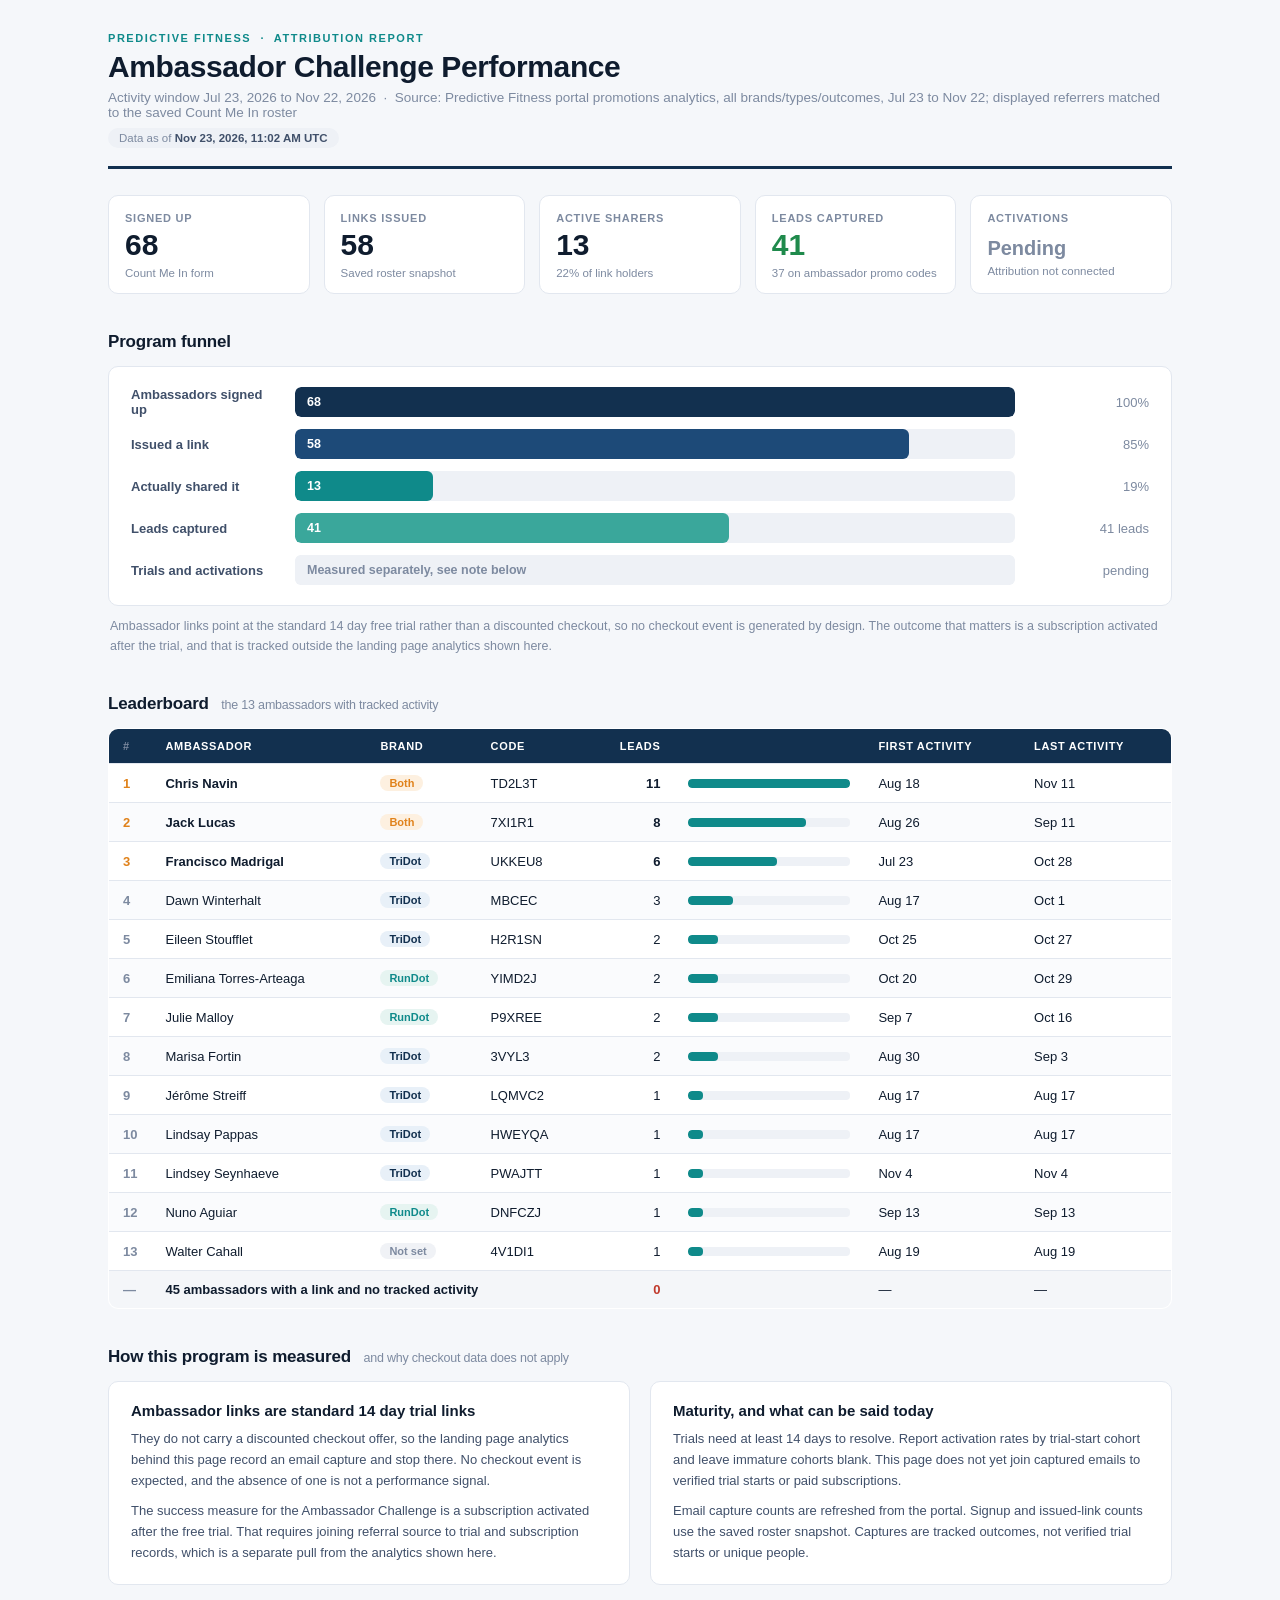
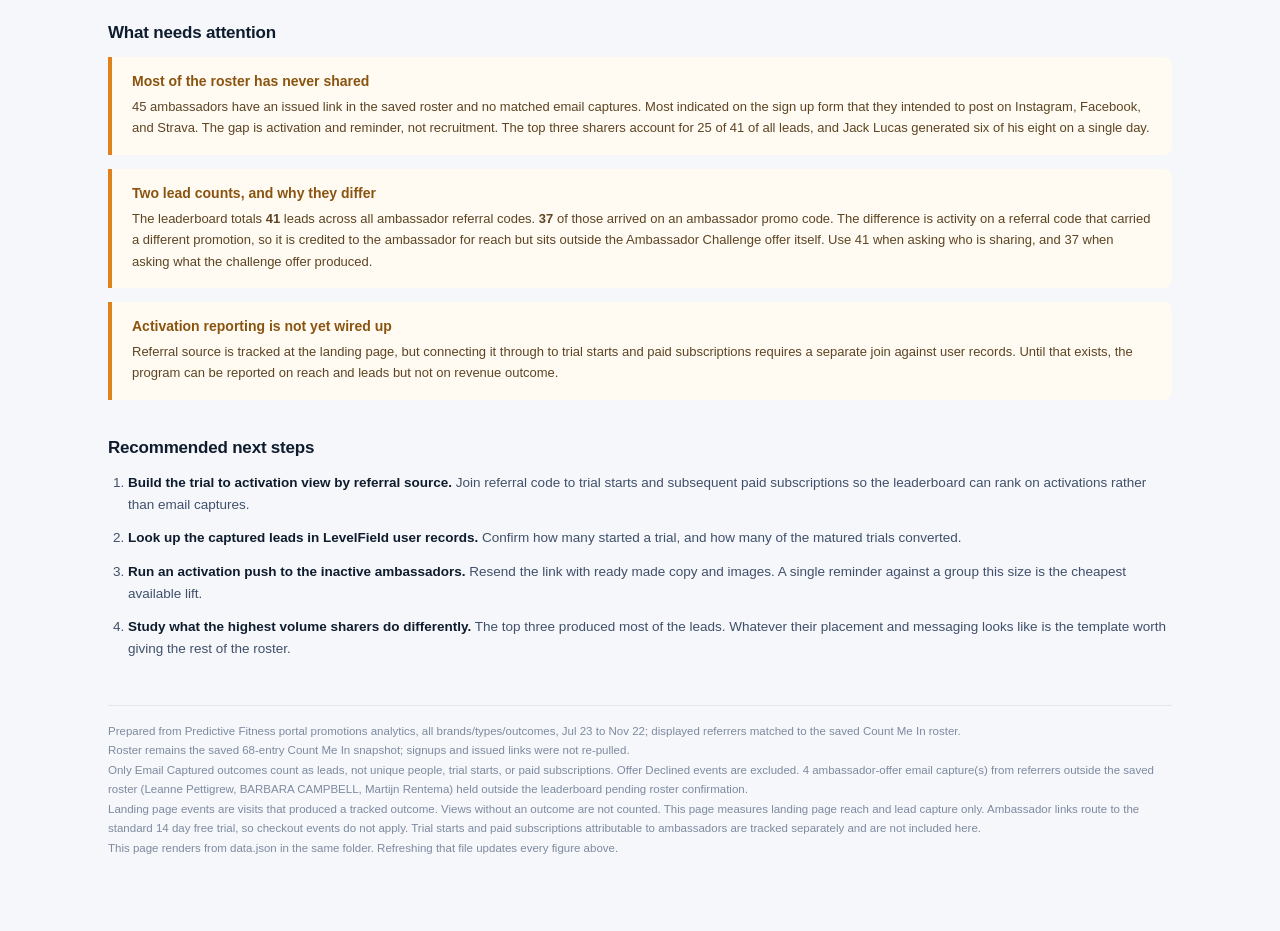
<file: reports/ambassador-challenge/index.html>
<!DOCTYPE html>
<html lang="en">
<head>
<meta name="robots" content="noindex, nofollow, noarchive">
<meta name="googlebot" content="noindex">
<meta charset="utf-8">
<meta name="viewport" content="width=device-width, initial-scale=1">
<title>Ambassador Challenge Attribution Report</title>
<style>
  :root{
    --ink:#0f1c2e;
    --ink2:#40506a;
    --muted:#7d8aa0;
    --line:#e2e7ef;
    --bg:#f5f7fa;
    --card:#ffffff;
    --navy:#12304f;
    --teal:#0f8a8a;
    --amber:#e0821b;
    --red:#c0392b;
    --green:#1f8a4c;
  }
  *{box-sizing:border-box}
  body{margin:0;background:var(--bg);color:var(--ink);
       font-family:-apple-system,BlinkMacSystemFont,"Segoe UI",Inter,Roboto,Helvetica,Arial,sans-serif;
       -webkit-font-smoothing:antialiased;}
  .wrap{max-width:1120px;margin:0 auto;padding:32px 28px 72px;}
  header.top{border-bottom:3px solid var(--navy);padding-bottom:18px;margin-bottom:26px;}
  .eyebrow{font-size:11px;letter-spacing:.14em;text-transform:uppercase;color:var(--teal);font-weight:700;}
  h1{margin:6px 0 6px;font-size:30px;letter-spacing:-.4px;}
  .sub{color:var(--muted);font-size:13.5px;}
  h2{font-size:17px;margin:38px 0 14px;letter-spacing:-.2px;}
  h2 .hint{font-weight:400;color:var(--muted);font-size:12.5px;margin-left:8px;}

  .kpis{display:grid;grid-template-columns:repeat(5,1fr);gap:14px;}
  .kpi{background:var(--card);border:1px solid var(--line);border-radius:10px;padding:16px 16px 14px;}
  .kpi .lab{font-size:11px;text-transform:uppercase;letter-spacing:.07em;color:var(--muted);font-weight:600;}
  .kpi .val{font-size:30px;font-weight:700;margin-top:6px;line-height:1;}
  .kpi .note{font-size:11.5px;color:var(--muted);margin-top:7px;}
  .kpi.flag .val{color:var(--red);}
  .kpi.good .val{color:var(--green);}

  .funnel{background:var(--card);border:1px solid var(--line);border-radius:10px;padding:20px 22px;}
  .frow{display:grid;grid-template-columns:150px 1fr 120px;align-items:center;gap:14px;margin-bottom:12px;}
  .frow:last-child{margin-bottom:0}
  .fname{font-size:13px;font-weight:600;color:var(--ink2);}
  .ftrack{background:#eef1f6;border-radius:6px;height:30px;overflow:hidden;}
  .fbar{height:100%;border-radius:6px;display:flex;align-items:center;padding-left:12px;color:#fff;font-size:12.5px;font-weight:700;}
  .fval{font-size:13px;color:var(--muted);text-align:right;}
  .fbar.zero{background:#eef1f6;color:var(--red);padding-left:0;}
  .fbar.zero span{padding-left:2px;}

  table{width:100%;border-collapse:collapse;background:var(--card);
        border:1px solid var(--line);border-radius:10px;overflow:hidden;font-size:13px;}
  thead th{background:var(--navy);color:#fff;text-align:left;padding:11px 14px;font-size:11px;
           letter-spacing:.06em;text-transform:uppercase;font-weight:600;}
  thead th.num{text-align:right;}
  tbody td{padding:11px 14px;border-top:1px solid var(--line);}
  tbody td.num{text-align:right;font-variant-numeric:tabular-nums;}
  tbody tr:nth-child(even){background:#fafbfd;}
  .rank{width:34px;color:var(--muted);font-weight:700;font-variant-numeric:tabular-nums;}
  .rank.top{color:var(--amber);}
  .bar-cell{width:190px;}
  .minibar{background:#eef1f6;border-radius:4px;height:9px;overflow:hidden;}
  .minibar i{display:block;height:100%;background:var(--teal);border-radius:4px;}
  .pill{display:inline-block;padding:2px 9px;border-radius:999px;font-size:11px;font-weight:600;}
  .pill.td{background:#e8f0f8;color:var(--navy);}
  .pill.rd{background:#e6f4f1;color:var(--teal);}
  .pill.both{background:#fdf0e0;color:var(--amber);}
  .pill.none{background:#f0f2f6;color:var(--muted);}
  .zero{color:var(--red);font-weight:700;}

  .split{display:grid;grid-template-columns:1fr 1fr;gap:20px;align-items:start;}
  .card{background:var(--card);border:1px solid var(--line);border-radius:10px;padding:20px 22px;}
  .card h3{margin:0 0 4px;font-size:15px;}
  .card p{font-size:13px;color:var(--ink2);line-height:1.6;margin:10px 0 0;}
  .cmp{display:grid;grid-template-columns:1fr 1fr;gap:16px;margin-top:16px;text-align:center;}
  .cmp div{border:1px solid var(--line);border-radius:8px;padding:14px 8px;}
  .cmp .big{font-size:28px;font-weight:700;line-height:1;}
  .cmp .lbl{font-size:11px;text-transform:uppercase;letter-spacing:.06em;color:var(--muted);margin-top:7px;}

  .callout{border-left:4px solid var(--amber);background:#fffaf2;padding:16px 20px;border-radius:0 8px 8px 0;margin-top:14px;}
  .callout h3{margin:0 0 7px;font-size:14px;color:#8a5410;}
  .callout p{margin:0;font-size:13px;line-height:1.65;color:#5d4523;}
  .callout.red{border-left-color:var(--red);background:#fdf4f3;}
  .callout.red h3{color:#8e2c21;} .callout.red p{color:#5f322c;}

  ol.actions{padding-left:20px;margin:0;}
  ol.actions li{font-size:13.5px;line-height:1.65;margin-bottom:11px;color:var(--ink2);}
  ol.actions b{color:var(--ink);}

  footer{margin-top:44px;padding-top:16px;border-top:1px solid var(--line);
         font-size:11.5px;color:var(--muted);line-height:1.7;}
  @media (max-width:900px){
    .kpis{grid-template-columns:repeat(2,1fr)}
    .split{grid-template-columns:1fr}
    .frow{grid-template-columns:110px 1fr 70px}
  }
</style>

<style>
  .stamp{display:inline-block;margin-top:8px;font-size:11.5px;color:var(--muted);
         background:#eef1f6;border-radius:999px;padding:4px 11px;}
  .stamp b{color:var(--ink2);}
  #err{display:none;background:#fdf4f3;border-left:4px solid var(--red);padding:14px 18px;
       border-radius:0 8px 8px 0;font-size:13px;color:#5f322c;margin-bottom:20px;}
</style>
</head>
<body>
<div class="wrap">

<header class="top">
  <div class="eyebrow">Predictive Fitness &nbsp;&middot;&nbsp; Attribution Report</div>
  <h1>Ambassador Challenge Performance</h1>
  <div class="sub" id="sub">Loading report data...</div>
  <div class="stamp" id="stamp"></div>
</header>

<div id="err">Report data could not be loaded. The page reads <code>data.json</code> from the same folder.</div>

<div class="kpis" id="kpis"></div>

<h2>Program funnel</h2>
<div class="funnel" id="funnel"></div>
<p style="font-size:12.5px;color:var(--muted);margin:10px 2px 0;line-height:1.6">Ambassador links point at the standard 14 day free trial rather than a discounted checkout, so no checkout event is generated by design. The outcome that matters is a subscription activated after the trial, and that is tracked outside the landing page analytics shown here.</p>

<h2>Leaderboard <span class="hint" id="lbhint"></span></h2>
<table>
  <thead>
    <tr>
      <th class="rank">#</th><th>Ambassador</th><th>Brand</th><th>Code</th>
      <th class="num">Leads</th><th class="bar-cell"></th><th>First activity</th><th>Last activity</th>
    </tr>
  </thead>
  <tbody id="lb"></tbody>
</table>

<h2>How this program is measured <span class="hint">and why checkout data does not apply</span></h2>
<div class="split">
  <div class="card">
    <h3>Ambassador links are standard 14 day trial links</h3>
    <p>They do not carry a discounted checkout offer, so the landing page analytics behind this page record an email capture and stop there. No checkout event is expected, and the absence of one is not a performance signal.</p>
    <p>The success measure for the Ambassador Challenge is a subscription activated after the free trial. That requires joining referral source to trial and subscription records, which is a separate pull from the analytics shown here.</p>
  </div>
  <div class="card">
    <h3>Maturity, and what can be said today</h3>
    <p>Trials need at least 14 days to resolve. Report activation rates by trial-start cohort and leave immature cohorts blank. This page does not yet join captured emails to verified trial starts or paid subscriptions.</p>
    <p>Email capture counts are refreshed from the portal. Signup and issued-link counts use the saved roster snapshot. Captures are tracked outcomes, not verified trial starts or unique people.</p>
  </div>
</div>

<h2>What needs attention</h2>

<div class="callout">
  <h3>Most of the roster has never shared</h3>
  <p><span id="inactive"></span> ambassadors have an issued link in the saved roster and no matched email captures. Most indicated on the sign up form that they intended to post on Instagram, Facebook, and Strava. The gap is activation and reminder, not recruitment. The top three sharers account for <span id="top3"></span> of all leads, and Jack Lucas generated six of his eight on a single day.</p>
</div>

<div class="callout">
  <h3>Two lead counts, and why they differ</h3>
  <p id="leadnote"></p>
</div>

<div class="callout">
  <h3>Activation reporting is not yet wired up</h3>
  <p>Referral source is tracked at the landing page, but connecting it through to trial starts and paid subscriptions requires a separate join against user records. Until that exists, the program can be reported on reach and leads but not on revenue outcome.</p>
</div>

<h2>Recommended next steps</h2>
<ol class="actions">
  <li><b>Build the trial to activation view by referral source.</b> Join referral code to trial starts and subsequent paid subscriptions so the leaderboard can rank on activations rather than email captures.</li>
  <li><b>Look up the captured leads in LevelField user records.</b> Confirm how many started a trial, and how many of the matured trials converted.</li>
  <li><b>Run an activation push to the inactive ambassadors.</b> Resend the link with ready made copy and images. A single reminder against a group this size is the cheapest available lift.</li>
  <li><b>Study what the highest volume sharers do differently.</b> The top three produced most of the leads. Whatever their placement and messaging looks like is the template worth giving the rest of the roster.</li>
</ol>

<footer id="foot"></footer>

</div>

<script>
const MONTHS=["Jan","Feb","Mar","Apr","May","Jun","Jul","Aug","Sep","Oct","Nov","Dec"];
function d2(s){ if(!s) return "&mdash;"; const p=s.split("-"); return MONTHS[+p[1]-1]+" "+(+p[2]); }
function longd(s){ const p=s.split("-"); return MONTHS[+p[1]-1]+" "+(+p[2])+", "+p[0]; }
function esc(s){ return String(s==null?"":s).replace(/[&<>"]/g,c=>({"&":"&amp;","<":"&lt;",">":"&gt;",'"':"&quot;"}[c])); }
function pillClass(b){ b=(b||"").toLowerCase();
  if(b==="tridot") return "td"; if(b==="rundot") return "rd";
  if(b==="both") return "both"; return "none"; }

fetch("data.json?v="+Date.now()).then(r=>{ if(!r.ok) throw 0; return r.json(); }).then(d=>{
  const k=d.kpis, m=d.meta;
  document.getElementById("sub").innerHTML =
    "Activity window "+longd(m.windowStart)+" to "+longd(m.windowEnd)+
    " &nbsp;&middot;&nbsp; Source: "+esc(m.source);
  const rt=new Date(m.refreshedAt);
  document.getElementById("stamp").innerHTML =
    "Data as of <b>"+rt.toLocaleString("en-US",{month:"short",day:"numeric",year:"numeric",
      hour:"numeric",minute:"2-digit",timeZoneName:"short"})+"</b>";

  document.getElementById("kpis").innerHTML = [
    ["Signed up", k.signedUp, "Count Me In form", ""],
    ["Links issued", k.linksIssued, "Saved roster snapshot", ""],
    ["Active sharers", k.activeSharers, Math.round(100*k.activeSharers/k.linksIssued)+"% of link holders", ""],
    ["Leads captured", k.leads, k.leadsOnAmbassadorPromo+" on ambassador promo codes", "good"],
    ["Activations", k.activations==null?"Pending":k.activations, "Attribution not connected", "pend"]
  ].map(([lab,val,note,cls])=>
    '<div class="kpi '+(cls==="pend"?"":cls)+'"><div class="lab">'+lab+'</div><div class="val"'+
    (cls==="pend"?' style="color:var(--muted);font-size:20px;padding-top:8px"':'')+'>'+val+
    '</div><div class="note">'+note+'</div></div>').join("");

  const steps=[
    ["Ambassadors signed up", k.signedUp, "100%", "var(--navy)"],
    ["Issued a link", k.linksIssued, Math.round(100*k.linksIssued/k.signedUp)+"%", "#1d4a78"],
    ["Actually shared it", k.activeSharers, Math.round(100*k.activeSharers/k.signedUp)+"%", "var(--teal)"],
    ["Leads captured", k.leads, k.leads+" leads", "#3aa79b"]
  ];
  document.getElementById("funnel").innerHTML = steps.map(([n,v,p,c])=>
    '<div class="frow"><div class="fname">'+n+'</div><div class="ftrack"><div class="fbar" style="width:'+
    (100*v/k.signedUp).toFixed(1)+'%;background:'+c+'">'+v+'</div></div><div class="fval">'+p+'</div></div>').join("")
    + '<div class="frow"><div class="fname">Trials and activations</div><div class="ftrack">'+
      '<div class="fbar" style="width:100%;background:#eef1f6;color:var(--muted)">'+
      '<span>Measured separately, see note below</span></div></div><div class="fval">pending</div></div>';

  const max=Math.max.apply(null, d.leaderboard.map(r=>r.leads));
  document.getElementById("lb").innerHTML = d.leaderboard.map(r=>
    '<tr><td class="rank'+(r.rank<=3?" top":"")+'">'+r.rank+'</td>'+
    '<td>'+(r.rank<=3?"<b>"+esc(r.name)+"</b>":esc(r.name))+'</td>'+
    '<td><span class="pill '+pillClass(r.brand)+'">'+esc(r.brand)+'</span></td>'+
    '<td>'+esc(r.code)+'</td>'+
    '<td class="num">'+(r.rank<=3?"<b>"+r.leads+"</b>":r.leads)+'</td>'+
    '<td><div class="minibar"><i style="width:'+(100*r.leads/max).toFixed(1)+'%"></i></div></td>'+
    '<td>'+d2(r.firstActivity)+'</td><td>'+d2(r.lastActivity)+'</td></tr>').join("")
    + '<tr style="background:#f4f6f9"><td class="rank">&mdash;</td><td colspan="3"><b>'+
      d.inactiveWithLink+' ambassadors with a link and no tracked activity</b></td>'+
      '<td class="num zero">0</td><td></td><td>&mdash;</td><td>&mdash;</td></tr>';

  document.getElementById("lbhint").textContent =
    "the "+d.leaderboard.length+" ambassadors with tracked activity";
  document.getElementById("inactive").textContent = d.inactiveWithLink;
  document.getElementById("top3").textContent =
    d.leaderboard.slice(0,3).reduce((a,r)=>a+r.leads,0)+" of "+k.leads;
  document.getElementById("leadnote").innerHTML =
    "The leaderboard totals <b>"+k.leads+"</b> leads across all ambassador referral codes. "+
    "<b>"+k.leadsOnAmbassadorPromo+"</b> of those arrived on an ambassador promo code. The difference is "+
    "activity on a referral code that carried a different promotion, so it is credited to the ambassador "+
    "for reach but sits outside the Ambassador Challenge offer itself. Use "+k.leads+
    " when asking who is sharing, and "+k.leadsOnAmbassadorPromo+" when asking what the challenge offer produced.";

  document.getElementById("foot").innerHTML =
    "Prepared from "+esc(m.source)+".<br>"+
    (m.rosterNote?esc(m.rosterNote)+"<br>":"")+
    (m.dataNote?esc(m.dataNote)+"<br>":"")+
    "Landing page events are visits that produced a tracked outcome. Views without an outcome are not counted. "+
    "This page measures landing page reach and lead capture only. Ambassador links route to the standard 14 day "+
    "free trial, so checkout events do not apply. Trial starts and paid subscriptions attributable to ambassadors "+
    "are tracked separately and are not included here.<br>"+
    "This page renders from data.json in the same folder. Refreshing that file updates every figure above.";
}).catch(()=>{
  document.getElementById("err").style.display="block";
  document.getElementById("sub").textContent="Report data unavailable.";
});
</script>
</body>
</html>
</file>
